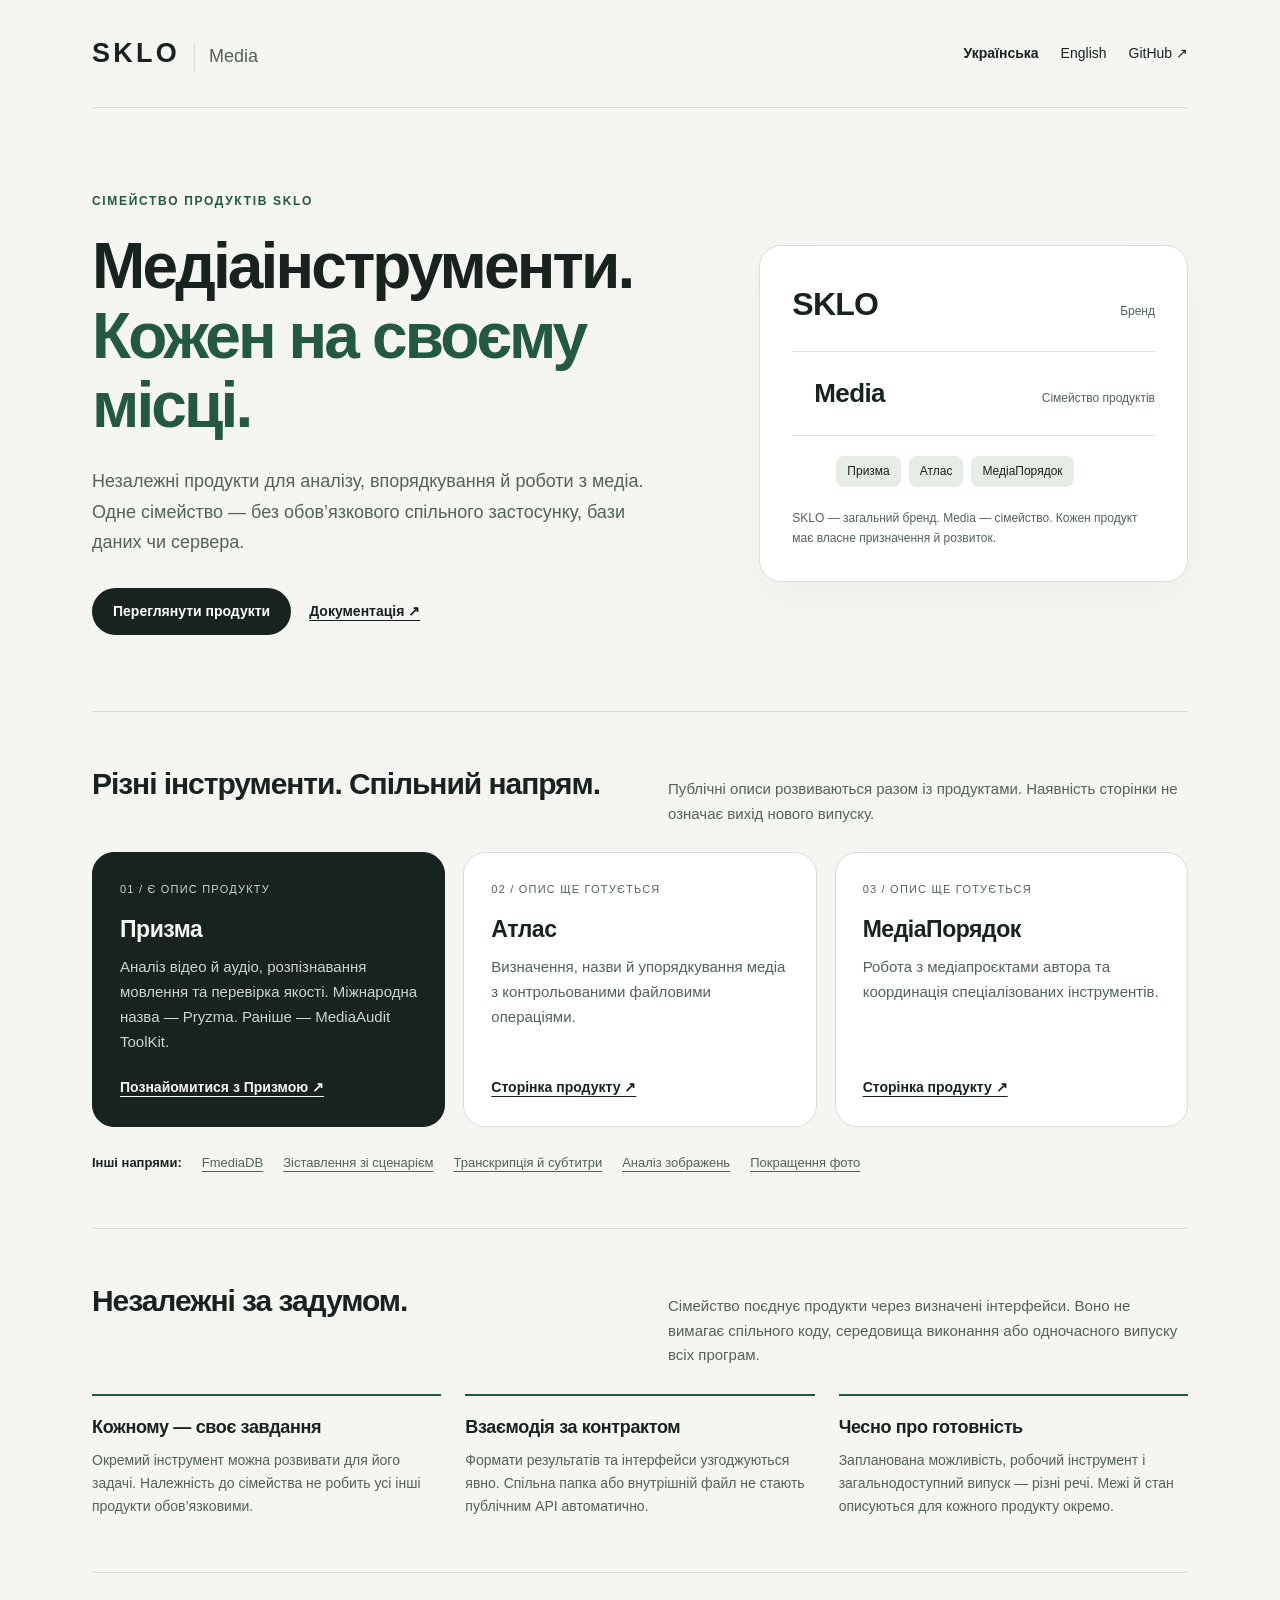
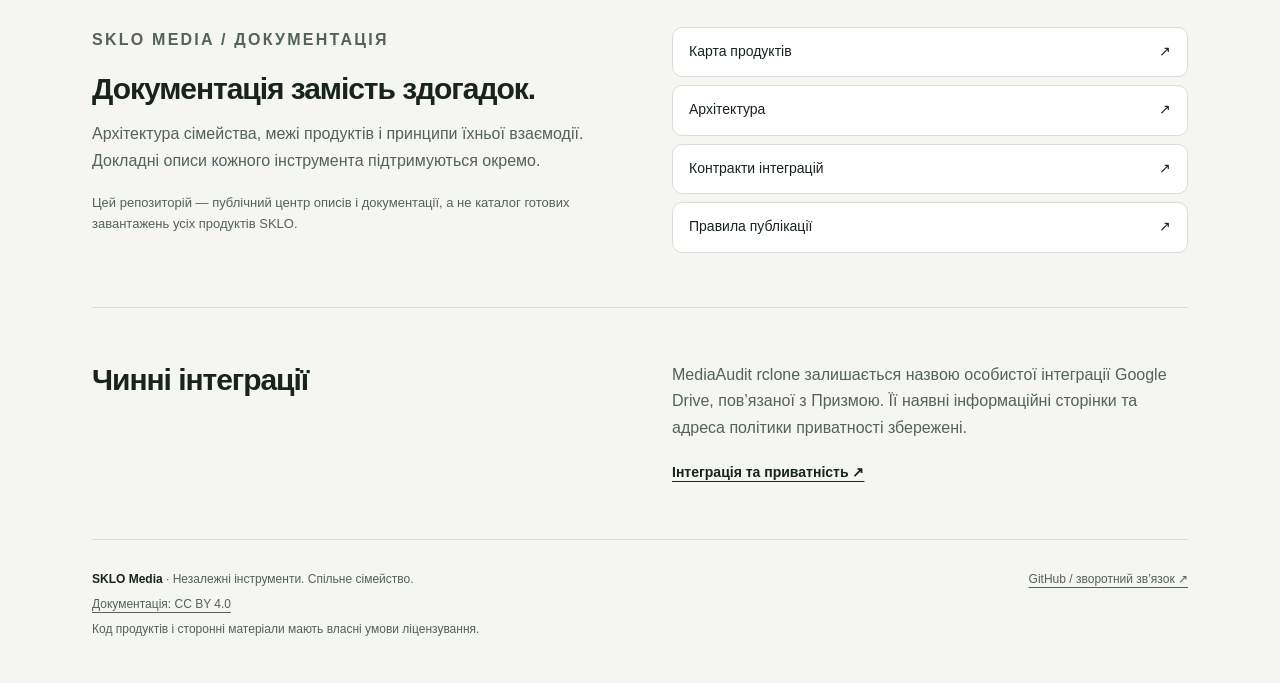
<file: index.html>
<!doctype html>
<html lang="uk">
<head><meta charset="utf-8"><meta name="viewport" content="width=device-width,initial-scale=1"><title>SKLO Media — сімейство медіаінструментів</title><meta name="description" content="Незалежні продукти для аналізу, впорядкування й роботи з медіа. Одне сімейство — без обов’язкового спільного застосунку, бази даних чи сервера."><meta name="theme-color" content="#f5f5f1"><link rel="stylesheet" href="./styles.css"><link rel="alternate" hreflang="uk" href="./index.html"><link rel="alternate" hreflang="en" href="./en.html"><meta property="og:title" content="SKLO Media"><meta property="og:description" content="Незалежні продукти для аналізу, впорядкування й роботи з медіа. Одне сімейство — без обов’язкового спільного застосунку, бази даних чи сервера."><meta property="og:type" content="website"></head>
<body><a class="skip" href="#main">Перейти до змісту</a><div class="wrap">
<header class="top"><a class="brand" href="./" aria-label="SKLO Media"><strong>SKLO</strong><span>Media</span></a><nav class="nav" aria-label="Мова сторінки"><a href="./index.html" lang="uk" hreflang="uk" aria-current="page">Українська</a><a href="./en.html" lang="en" hreflang="en">English</a><a href="https://github.com/sklo-dev/SKLO-Media">GitHub ↗</a></nav></header>
<main id="main"><section class="hero" aria-labelledby="title"><div><p class="eyebrow">Сімейство продуктів SKLO</p><h1 id="title">Медіаінструменти.<br><span>Кожен на своєму місці.</span></h1><p class="intro">Незалежні продукти для аналізу, впорядкування й роботи з медіа. Одне сімейство — без обов’язкового спільного застосунку, бази даних чи сервера.</p><div class="actions"><a class="button" href="#products">Переглянути продукти</a><a class="text-link" href="#documentation">Документація ↗</a></div></div><aside class="hierarchy" aria-label="SKLO → Media → Призма"><div class="level"><strong>SKLO</strong><small>Бренд</small></div><div class="level family"><strong>Media</strong><small>Сімейство продуктів</small></div><div class="products-line"><a class="chip" href="./mediaaudit/">Призма</a><a class="chip" href="https://github.com/sklo-dev/SKLO-Media/blob/main/docs/products/SKLO_ATLAS.md">Атлас</a><a class="chip" href="https://github.com/sklo-dev/SKLO-Media/blob/main/docs/products/MEDIAORDER.md">МедіаПорядок</a></div><p class="hierarchy-note">SKLO — загальний бренд. Media — сімейство. Кожен продукт має власне призначення й розвиток.</p></aside></section>
<section class="section" id="products" aria-labelledby="products-title"><div class="section-head"><h2 id="products-title">Різні інструменти. Спільний напрям.</h2><p>Публічні описи розвиваються разом із продуктами. Наявність сторінки не означає вихід нового випуску.</p></div><div class="cards"><article class="card featured"><span class="badge">01 / Є опис продукту</span><h3>Призма</h3><p>Аналіз відео й аудіо, розпізнавання мовлення та перевірка якості. Міжнародна назва — Pryzma. Раніше — MediaAudit ToolKit.</p><a class="text-link" href="./mediaaudit/">Познайомитися з Призмою ↗</a></article><article class="card"><span class="badge">02 / Опис ще готується</span><h3>Атлас</h3><p>Визначення, назви й упорядкування медіа з контрольованими файловими операціями.</p><a class="text-link" href="https://github.com/sklo-dev/SKLO-Media/blob/main/docs/products/SKLO_ATLAS.md">Сторінка продукту ↗</a></article><article class="card"><span class="badge">03 / Опис ще готується</span><h3>МедіаПорядок</h3><p>Робота з медіапроєктами автора та координація спеціалізованих інструментів.</p><a class="text-link" href="https://github.com/sklo-dev/SKLO-Media/blob/main/docs/products/MEDIAORDER.md">Сторінка продукту ↗</a></article></div><div class="catalogue"><strong>Інші напрями:</strong><a href="https://github.com/sklo-dev/SKLO-Media/blob/main/docs/products/SKLO_FMEDIADB.md">FmediaDB</a><a href="https://github.com/sklo-dev/SKLO-Media/blob/main/docs/products/SKLO_SCENARIO_MATCHING.md">Зіставлення зі сценарієм</a><a href="https://github.com/sklo-dev/SKLO-Media/blob/main/docs/products/SKLO_TRANSCRIPT_SUBTITLES.md">Транскрипція й субтитри</a><a href="https://github.com/sklo-dev/SKLO-Media/blob/main/docs/products/SKLO_IMAGE_ANALYSIS.md">Аналіз зображень</a><a href="https://github.com/sklo-dev/SKLO-Media/blob/main/docs/products/SKLO_PHOTO_ENHANCEMENT.md">Покращення фото</a></div></section>
<section class="section" aria-labelledby="principles-title"><div class="section-head"><h2 id="principles-title">Незалежні за задумом.</h2><p>Сімейство поєднує продукти через визначені інтерфейси. Воно не вимагає спільного коду, середовища виконання або одночасного випуску всіх програм.</p></div><div class="principles"><article class="principle"><h3>Кожному — своє завдання</h3><p>Окремий інструмент можна розвивати для його задачі. Належність до сімейства не робить усі інші продукти обов’язковими.</p></article><article class="principle"><h3>Взаємодія за контрактом</h3><p>Формати результатів та інтерфейси узгоджуються явно. Спільна папка або внутрішній файл не стають публічним API автоматично.</p></article><article class="principle"><h3>Чесно про готовність</h3><p>Запланована можливість, робочий інструмент і загальнодоступний випуск — різні речі. Межі й стан описуються для кожного продукту окремо.</p></article></div></section>
<section class="section split" id="documentation" aria-labelledby="docs-title"><div><p class="eyebrow">SKLO Media / Документація</p><h2 id="docs-title">Документація замість здогадок.</h2><p>Архітектура сімейства, межі продуктів і принципи їхньої взаємодії. Докладні описи кожного інструмента підтримуються окремо.</p><p class="small">Цей репозиторій — публічний центр описів і документації, а не каталог готових завантажень усіх продуктів SKLO.</p></div><nav class="doc-links" aria-label="Документація"><a href="https://github.com/sklo-dev/SKLO-Media/blob/main/docs/PRODUCTS.md"><span>Карта продуктів</span><span aria-hidden="true">↗</span></a><a href="https://github.com/sklo-dev/SKLO-Media/blob/main/docs/ARCHITECTURE.md"><span>Архітектура</span><span aria-hidden="true">↗</span></a><a href="https://github.com/sklo-dev/SKLO-Media/blob/main/docs/INTEGRATION_CONTRACTS.md"><span>Контракти інтеграцій</span><span aria-hidden="true">↗</span></a><a href="https://github.com/sklo-dev/SKLO-Media/blob/main/docs/PUBLICATION_POLICY.md"><span>Правила публікації</span><span aria-hidden="true">↗</span></a></nav></section>
<section class="section split" aria-labelledby="integration-title"><h2 id="integration-title">Чинні інтеграції</h2><div><p>MediaAudit rclone залишається назвою особистої інтеграції Google Drive, пов’язаної з Призмою. Її наявні інформаційні сторінки та адреса політики приватності збережені.</p><a class="text-link" href="./mediaaudit/privacy.html">Інтеграція та приватність ↗</a></div></section></main>
<footer class="footer"><div><p><strong>SKLO Media</strong> · Незалежні інструменти. Спільне сімейство.</p><p><a href="https://github.com/sklo-dev/SKLO-Media/blob/main/LICENSE-DOCS.md">Документація: CC BY 4.0</a></p><p>Код продуктів і сторонні матеріали мають власні умови ліцензування.</p></div><a href="https://github.com/sklo-dev/SKLO-Media/issues">GitHub / зворотний зв’язок ↗</a></footer></div></body></html>
</file>
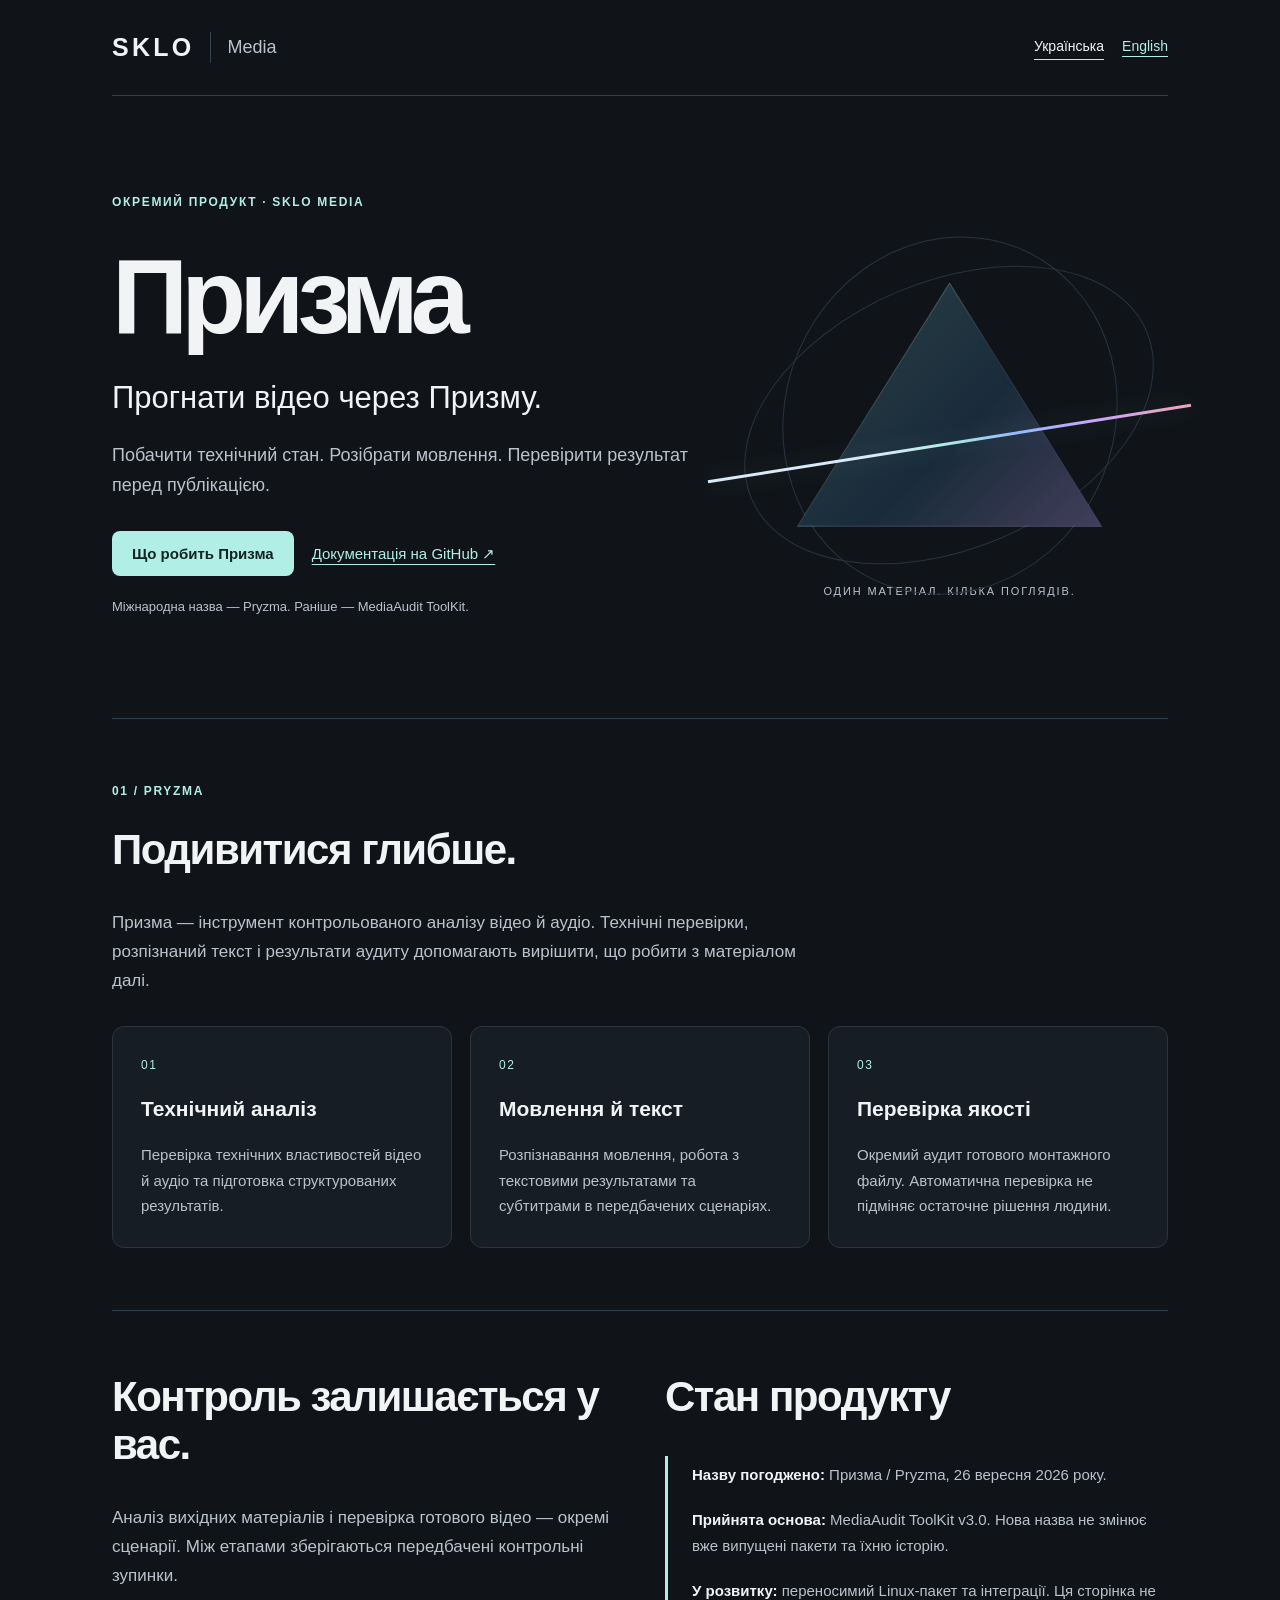
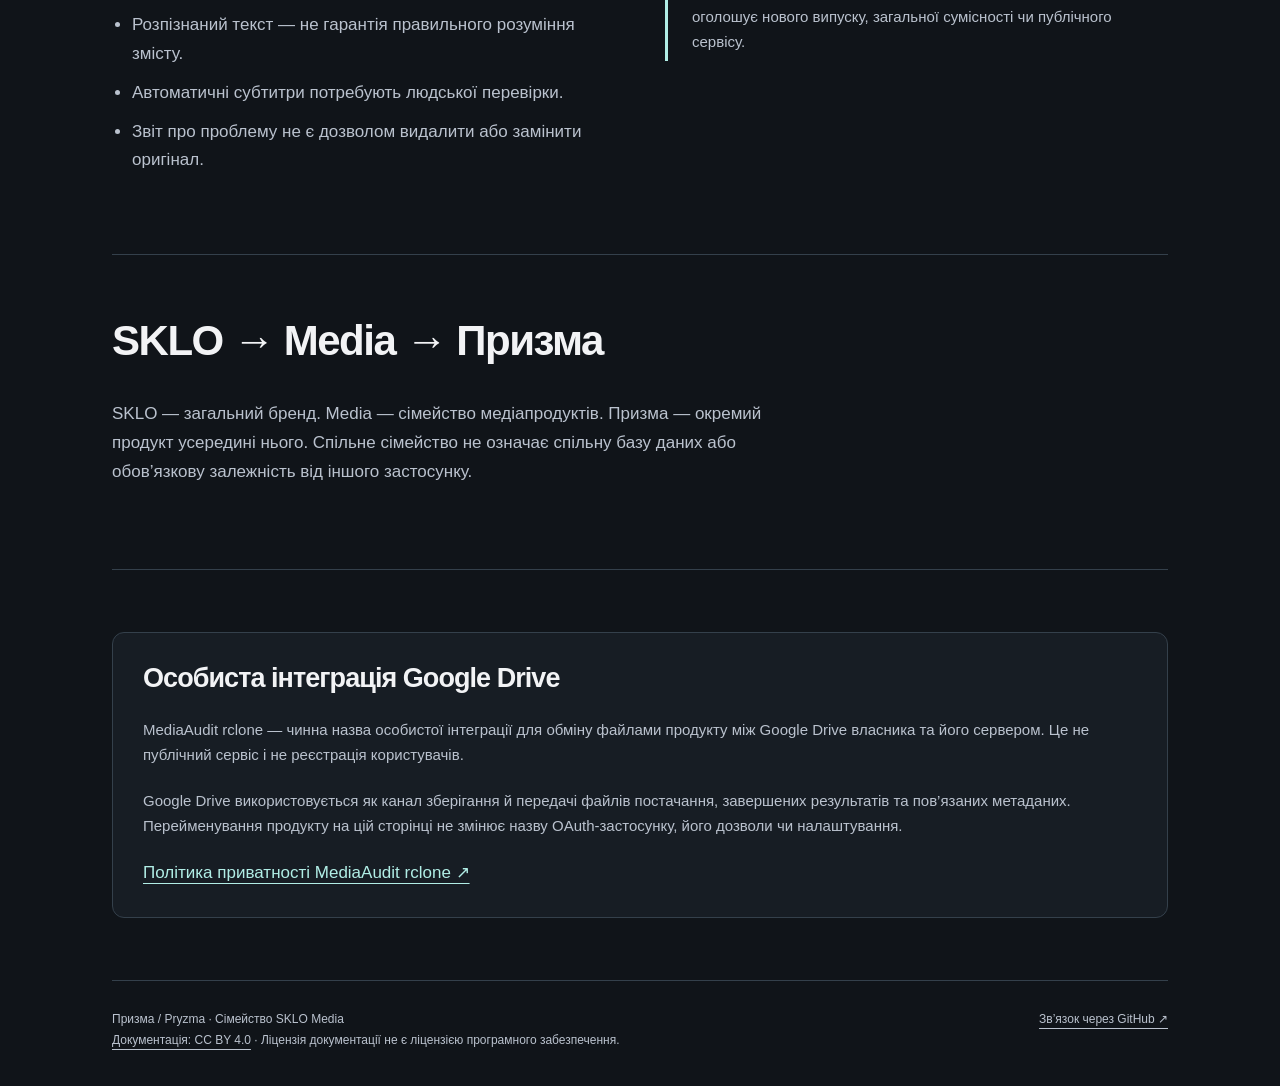
<file: mediaaudit/index.html>
<!doctype html>
<html lang="uk">
<head>
<meta charset="utf-8">
<meta name="viewport" content="width=device-width, initial-scale=1">
<meta name="description" content="Призма (Pryzma) — продукт SKLO Media для технічного аналізу й перевірки якості відео та аудіо. Раніше — MediaAudit ToolKit.">
<meta name="theme-color" content="#101419">
<title>Призма — аналіз відео та аудіо · SKLO Media</title>
<link rel="stylesheet" href="./pryzma.css">
<link rel="alternate" hreflang="uk" href="./index.html">
<link rel="alternate" hreflang="en" href="./en.html">
</head>
<body>
<a class="skip" href="#main">Перейти до змісту</a>
<div class="wrap">
<header class="top"><a class="brand" href="../" aria-label="SKLO Media"><strong>SKLO</strong><span>Media</span></a><nav class="langs" aria-label="Мова сторінки"><a href="./index.html" lang="uk" hreflang="uk" aria-current="page">Українська</a><a href="./en.html" lang="en" hreflang="en">English</a></nav></header>
<main id="main">
<section class="hero" aria-labelledby="product-name">
<div><p class="eyebrow">Окремий продукт · SKLO Media</p><h1 id="product-name">Призма</h1><p class="tagline">Прогнати відео через Призму.</p><p class="lede">Побачити технічний стан. Розібрати мовлення. Перевірити результат перед публікацією.</p><div class="actions"><a class="button" href="#capabilities">Що робить Призма</a><a class="secondary" href="https://github.com/sklo-dev/SKLO-Media/blob/main/docs/products/MEDIAAUDIT.md">Документація на GitHub ↗</a></div><p class="note">Міжнародна назва — Pryzma. Раніше — MediaAudit ToolKit.</p></div>
<div class="visual" aria-hidden="true"><div class="prism"></div><div class="beam"></div><span class="visual-label">Один матеріал. Кілька поглядів.</span></div>
</section>
<section class="section" id="capabilities" aria-labelledby="capabilities-title"><p class="eyebrow">01 / PRYZMA</p><h2 id="capabilities-title">Подивитися глибше.</h2><p class="section-intro">Призма — інструмент контрольованого аналізу відео й аудіо. Технічні перевірки, розпізнаний текст і результати аудиту допомагають вирішити, що робити з матеріалом далі.</p><div class="grid"><article class="card"><span class="number">01</span><h3>Технічний аналіз</h3><p>Перевірка технічних властивостей відео й аудіо та підготовка структурованих результатів.</p></article>
<article class="card"><span class="number">02</span><h3>Мовлення й текст</h3><p>Розпізнавання мовлення, робота з текстовими результатами та субтитрами в передбачених сценаріях.</p></article>
<article class="card"><span class="number">03</span><h3>Перевірка якості</h3><p>Окремий аудит готового монтажного файлу. Автоматична перевірка не підміняє остаточне рішення людини.</p></article></div></section>
<section class="section split"><div><h2>Контроль залишається у вас.</h2><p>Аналіз вихідних матеріалів і перевірка готового відео — окремі сценарії. Між етапами зберігаються передбачені контрольні зупинки.</p><ul class="list"><li>Розпізнаний текст — не гарантія правильного розуміння змісту.</li><li>Автоматичні субтитри потребують людської перевірки.</li><li>Звіт про проблему не є дозволом видалити або замінити оригінал.</li></ul></div><div><h2>Стан продукту</h2><div class="status"><p><strong>Назву погоджено:</strong> Призма / Pryzma, 26 вересня 2026 року.</p><p><strong>Прийнята основа:</strong> MediaAudit ToolKit v3.0. Нова назва не змінює вже випущені пакети та їхню історію.</p><p><strong>У розвитку:</strong> переносимий Linux-пакет та інтеграції. Ця сторінка не оголошує нового випуску, загальної сумісності чи публічного сервісу.</p></div></div></section>
<section class="section"><h2>SKLO → Media → Призма</h2><p class="section-intro">SKLO — загальний бренд. Media — сімейство медіапродуктів. Призма — окремий продукт усередині нього. Спільне сімейство не означає спільну базу даних або обов’язкову залежність від іншого застосунку.</p></section>
<section class="section" id="integration"><div class="integration"><h2>Особиста інтеграція Google Drive</h2><p>MediaAudit rclone — чинна назва особистої інтеграції для обміну файлами продукту між Google Drive власника та його сервером. Це не публічний сервіс і не реєстрація користувачів.</p><p>Google Drive використовується як канал зберігання й передачі файлів постачання, завершених результатів та пов’язаних метаданих. Перейменування продукту на цій сторінці не змінює назву OAuth-застосунку, його дозволи чи налаштування.</p><a href="./privacy.html">Політика приватності MediaAudit rclone ↗</a></div></section>
</main>
<footer class="footer"><div><p>Призма / Pryzma · Сімейство SKLO Media</p><p><a href="https://github.com/sklo-dev/SKLO-Media/blob/main/LICENSE-DOCS.md">Документація: CC BY 4.0</a> · Ліцензія документації не є ліцензією програмного забезпечення.</p></div><a href="https://github.com/sklo-dev/SKLO-Media/issues">Зв’язок через GitHub ↗</a></footer>
</div>
</body>
</html>
</file>
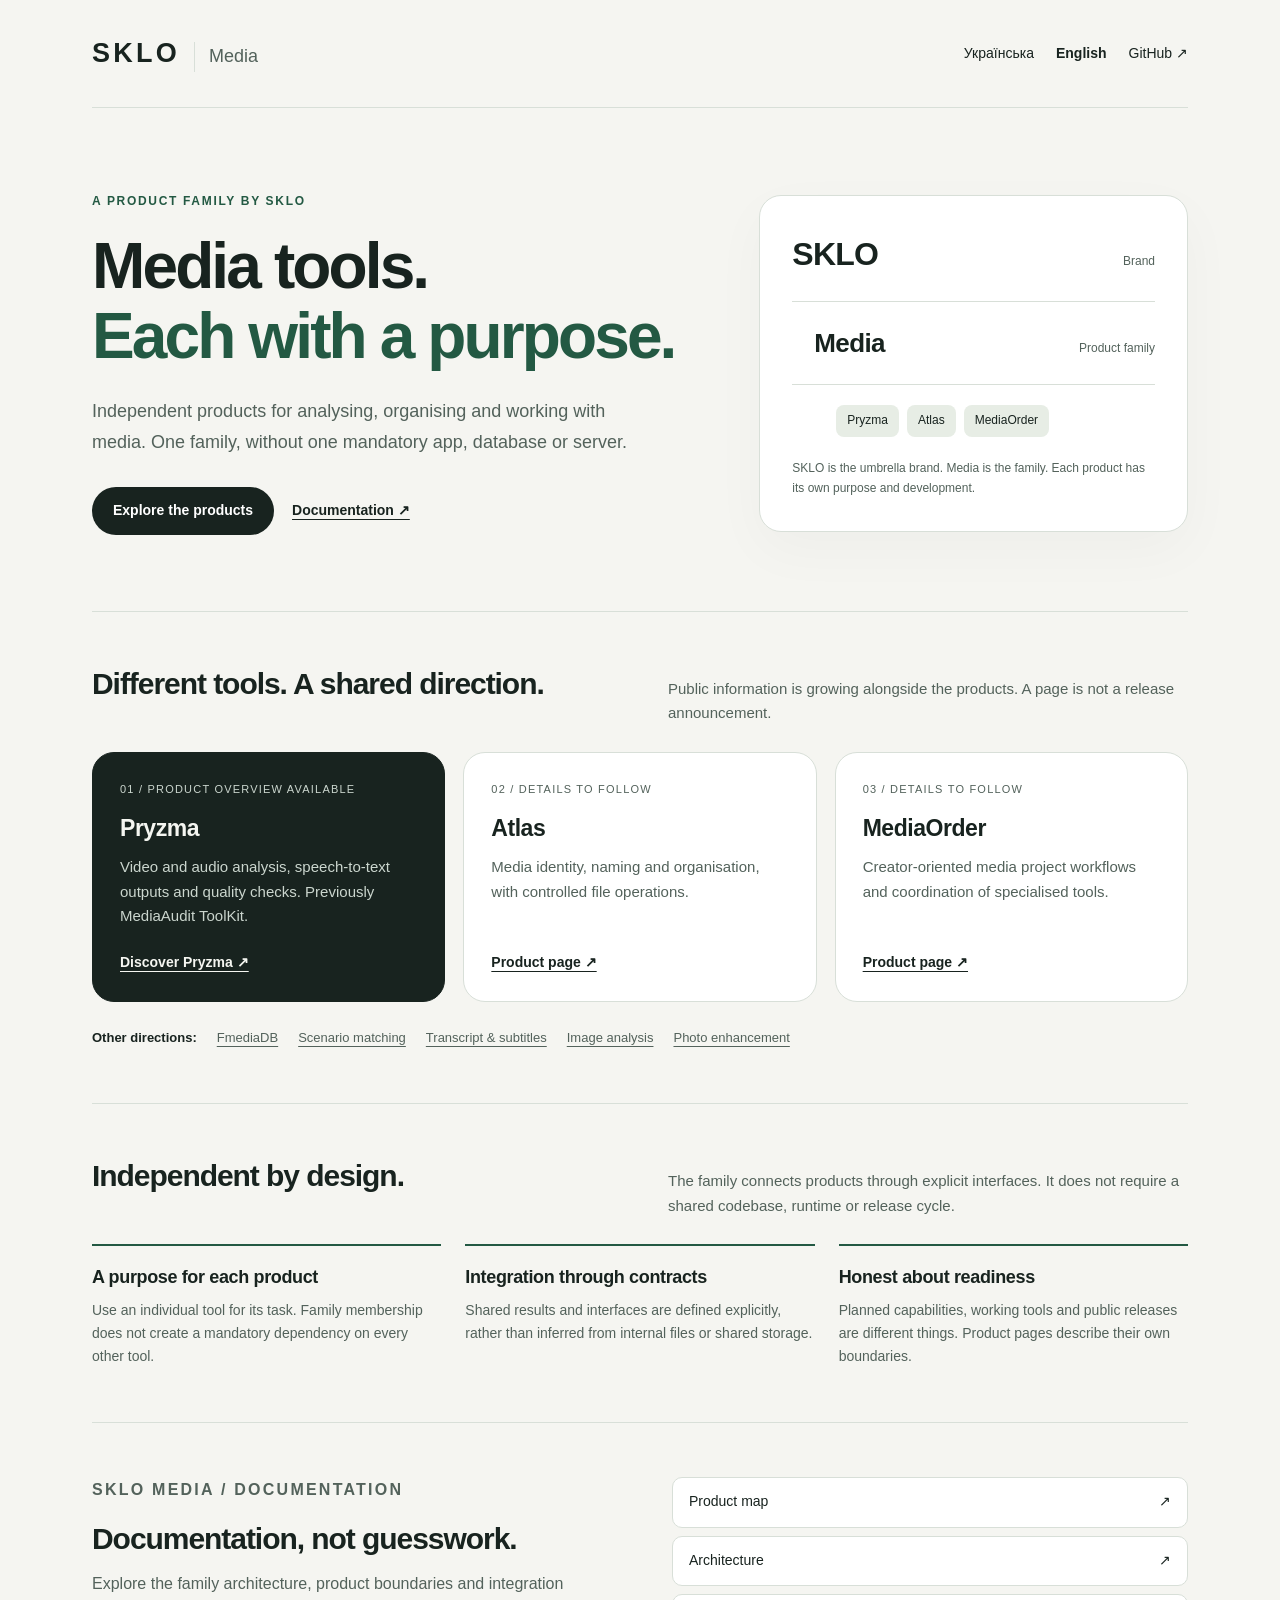
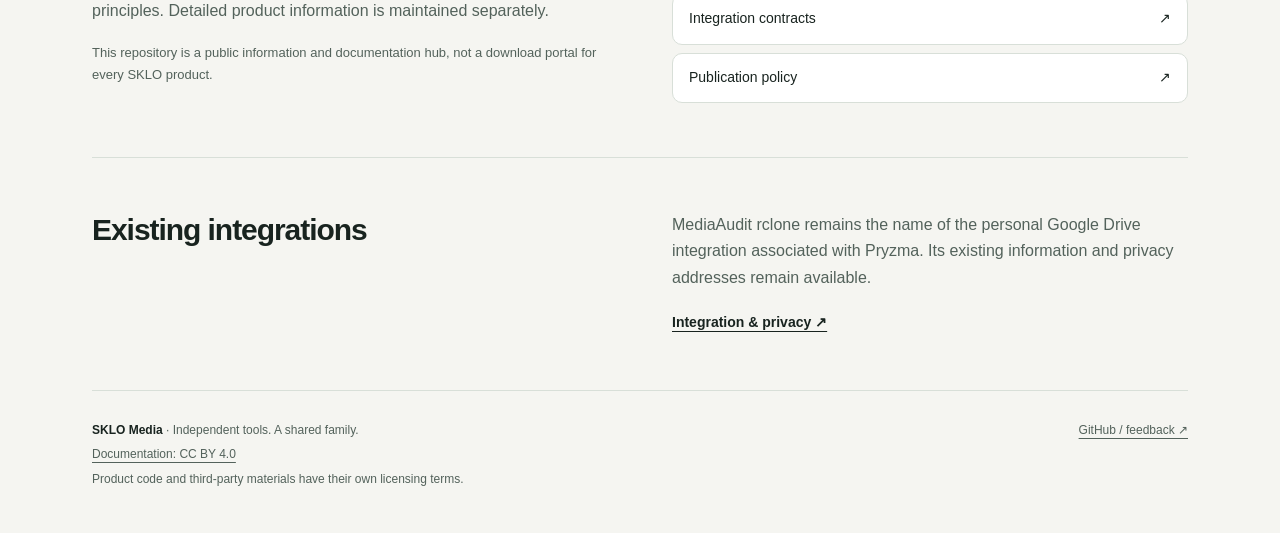
<file: en.html>
<!doctype html>
<html lang="en">
<head><meta charset="utf-8"><meta name="viewport" content="width=device-width,initial-scale=1"><title>SKLO Media — independent media tools</title><meta name="description" content="Independent products for analysing, organising and working with media. One family, without one mandatory app, database or server."><meta name="theme-color" content="#f5f5f1"><link rel="stylesheet" href="./styles.css"><link rel="alternate" hreflang="uk" href="./index.html"><link rel="alternate" hreflang="en" href="./en.html"><meta property="og:title" content="SKLO Media"><meta property="og:description" content="Independent products for analysing, organising and working with media. One family, without one mandatory app, database or server."><meta property="og:type" content="website"></head>
<body><a class="skip" href="#main">Skip to content</a><div class="wrap">
<header class="top"><a class="brand" href="./en.html" aria-label="SKLO Media"><strong>SKLO</strong><span>Media</span></a><nav class="nav" aria-label="Page language"><a href="./index.html" lang="uk" hreflang="uk">Українська</a><a href="./en.html" lang="en" hreflang="en" aria-current="page">English</a><a href="https://github.com/djbvs72rmk-jpg/SKLO-Media">GitHub ↗</a></nav></header>
<main id="main"><section class="hero" aria-labelledby="title"><div><p class="eyebrow">A product family by SKLO</p><h1 id="title">Media tools.<br><span>Each with a purpose.</span></h1><p class="intro">Independent products for analysing, organising and working with media. One family, without one mandatory app, database or server.</p><div class="actions"><a class="button" href="#products">Explore the products</a><a class="text-link" href="#documentation">Documentation ↗</a></div></div><aside class="hierarchy" aria-label="SKLO → Media → Pryzma"><div class="level"><strong>SKLO</strong><small>Brand</small></div><div class="level family"><strong>Media</strong><small>Product family</small></div><div class="products-line"><a class="chip" href="./mediaaudit/en.html">Pryzma</a><a class="chip" href="https://github.com/djbvs72rmk-jpg/SKLO-Media/blob/main/docs/products/SKLO_ATLAS.md">Atlas</a><a class="chip" href="https://github.com/djbvs72rmk-jpg/SKLO-Media/blob/main/docs/products/MEDIAORDER.md">MediaOrder</a></div><p class="hierarchy-note">SKLO is the umbrella brand. Media is the family. Each product has its own purpose and development.</p></aside></section>
<section class="section" id="products" aria-labelledby="products-title"><div class="section-head"><h2 id="products-title">Different tools. A shared direction.</h2><p>Public information is growing alongside the products. A page is not a release announcement.</p></div><div class="cards"><article class="card featured"><span class="badge">01 / Product overview available</span><h3>Pryzma</h3><p>Video and audio analysis, speech-to-text outputs and quality checks. Previously MediaAudit ToolKit.</p><a class="text-link" href="./mediaaudit/en.html">Discover Pryzma ↗</a></article><article class="card"><span class="badge">02 / Details to follow</span><h3>Atlas</h3><p>Media identity, naming and organisation, with controlled file operations.</p><a class="text-link" href="https://github.com/djbvs72rmk-jpg/SKLO-Media/blob/main/docs/products/SKLO_ATLAS.md">Product page ↗</a></article><article class="card"><span class="badge">03 / Details to follow</span><h3>MediaOrder</h3><p>Creator-oriented media project workflows and coordination of specialised tools.</p><a class="text-link" href="https://github.com/djbvs72rmk-jpg/SKLO-Media/blob/main/docs/products/MEDIAORDER.md">Product page ↗</a></article></div><div class="catalogue"><strong>Other directions:</strong><a href="https://github.com/djbvs72rmk-jpg/SKLO-Media/blob/main/docs/products/SKLO_FMEDIADB.md">FmediaDB</a><a href="https://github.com/djbvs72rmk-jpg/SKLO-Media/blob/main/docs/products/SKLO_SCENARIO_MATCHING.md">Scenario matching</a><a href="https://github.com/djbvs72rmk-jpg/SKLO-Media/blob/main/docs/products/SKLO_TRANSCRIPT_SUBTITLES.md">Transcript & subtitles</a><a href="https://github.com/djbvs72rmk-jpg/SKLO-Media/blob/main/docs/products/SKLO_IMAGE_ANALYSIS.md">Image analysis</a><a href="https://github.com/djbvs72rmk-jpg/SKLO-Media/blob/main/docs/products/SKLO_PHOTO_ENHANCEMENT.md">Photo enhancement</a></div></section>
<section class="section" aria-labelledby="principles-title"><div class="section-head"><h2 id="principles-title">Independent by design.</h2><p>The family connects products through explicit interfaces. It does not require a shared codebase, runtime or release cycle.</p></div><div class="principles"><article class="principle"><h3>A purpose for each product</h3><p>Use an individual tool for its task. Family membership does not create a mandatory dependency on every other tool.</p></article><article class="principle"><h3>Integration through contracts</h3><p>Shared results and interfaces are defined explicitly, rather than inferred from internal files or shared storage.</p></article><article class="principle"><h3>Honest about readiness</h3><p>Planned capabilities, working tools and public releases are different things. Product pages describe their own boundaries.</p></article></div></section>
<section class="section split" id="documentation" aria-labelledby="docs-title"><div><p class="eyebrow">SKLO Media / Documentation</p><h2 id="docs-title">Documentation, not guesswork.</h2><p>Explore the family architecture, product boundaries and integration principles. Detailed product information is maintained separately.</p><p class="small">This repository is a public information and documentation hub, not a download portal for every SKLO product.</p></div><nav class="doc-links" aria-label="Documentation"><a href="https://github.com/djbvs72rmk-jpg/SKLO-Media/blob/main/docs/PRODUCTS.md"><span>Product map</span><span aria-hidden="true">↗</span></a><a href="https://github.com/djbvs72rmk-jpg/SKLO-Media/blob/main/docs/ARCHITECTURE.md"><span>Architecture</span><span aria-hidden="true">↗</span></a><a href="https://github.com/djbvs72rmk-jpg/SKLO-Media/blob/main/docs/INTEGRATION_CONTRACTS.md"><span>Integration contracts</span><span aria-hidden="true">↗</span></a><a href="https://github.com/djbvs72rmk-jpg/SKLO-Media/blob/main/docs/PUBLICATION_POLICY.md"><span>Publication policy</span><span aria-hidden="true">↗</span></a></nav></section>
<section class="section split" aria-labelledby="integration-title"><h2 id="integration-title">Existing integrations</h2><div><p>MediaAudit rclone remains the name of the personal Google Drive integration associated with Pryzma. Its existing information and privacy addresses remain available.</p><a class="text-link" href="./mediaaudit/privacy.html">Integration & privacy ↗</a></div></section></main>
<footer class="footer"><div><p><strong>SKLO Media</strong> · Independent tools. A shared family.</p><p><a href="https://github.com/djbvs72rmk-jpg/SKLO-Media/blob/main/LICENSE-DOCS.md">Documentation: CC BY 4.0</a></p><p>Product code and third-party materials have their own licensing terms.</p></div><a href="https://github.com/djbvs72rmk-jpg/SKLO-Media/issues">GitHub / feedback ↗</a></footer></div></body></html>
</file>
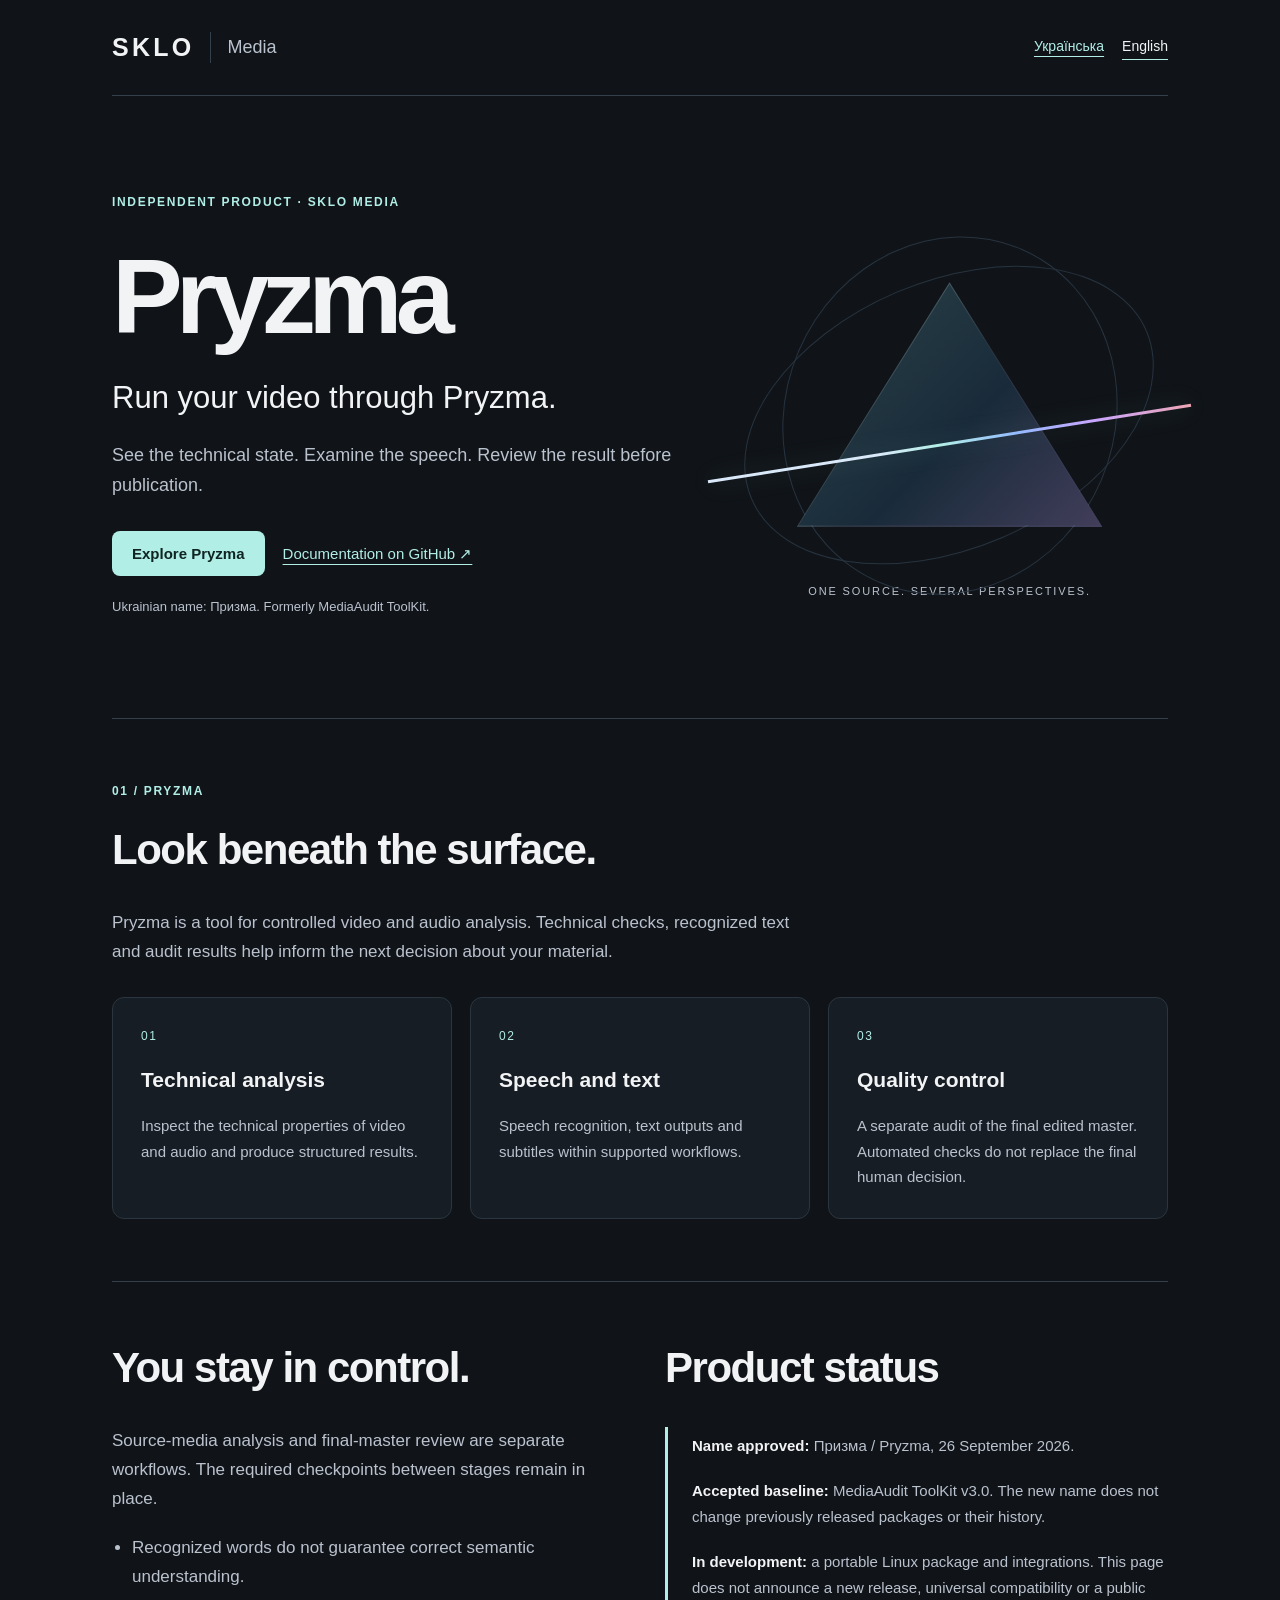
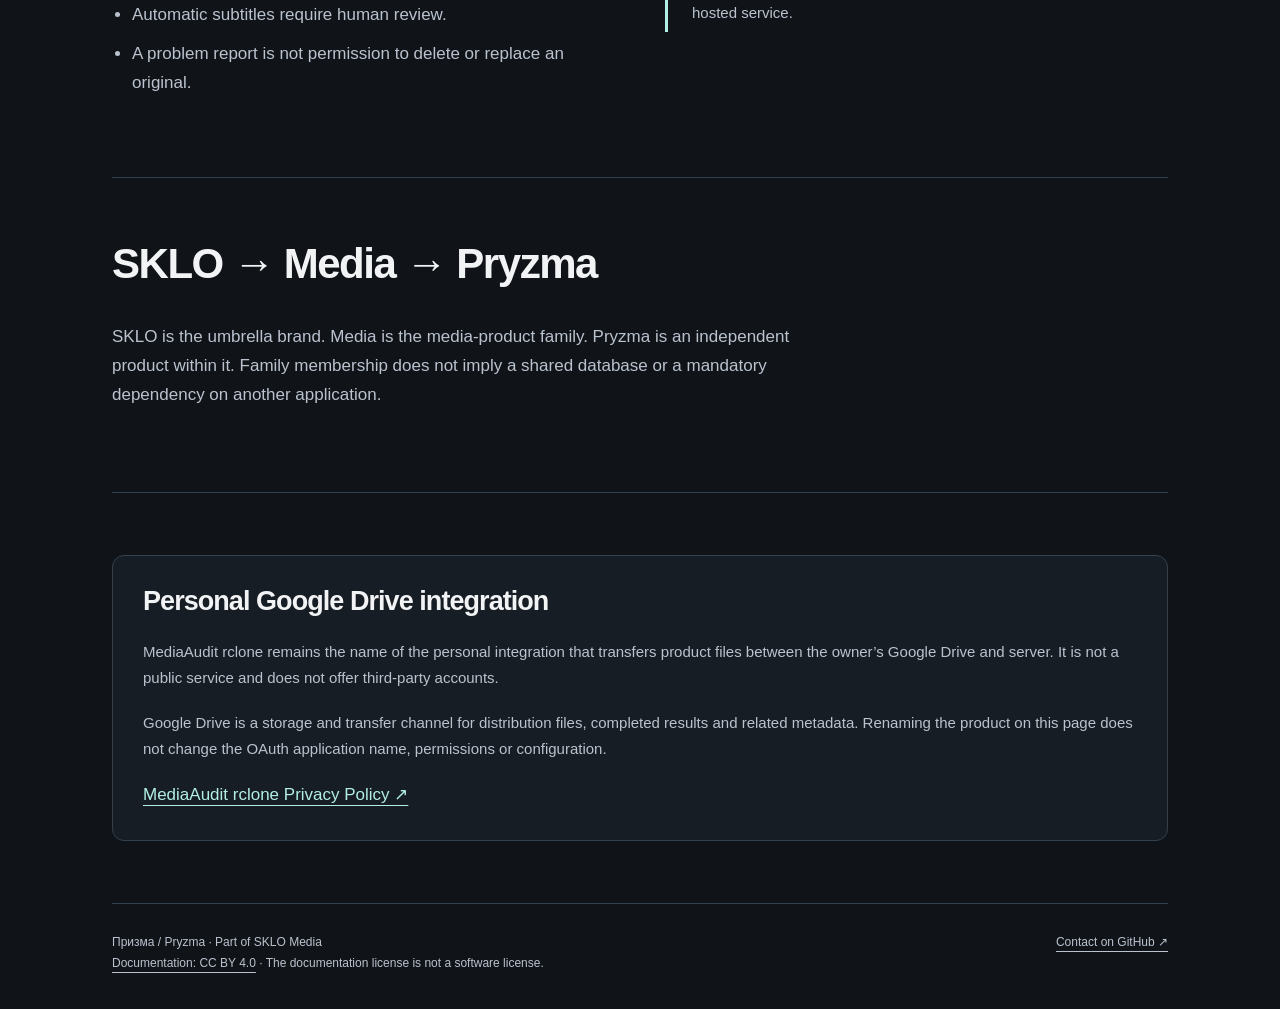
<file: mediaaudit/en.html>
<!doctype html>
<html lang="en">
<head>
<meta charset="utf-8">
<meta name="viewport" content="width=device-width, initial-scale=1">
<meta name="description" content="Pryzma (Призма) is a SKLO Media product for technical analysis and quality control of video and audio. Formerly MediaAudit ToolKit.">
<meta name="theme-color" content="#101419">
<title>Pryzma — video and audio analysis · SKLO Media</title>
<link rel="stylesheet" href="./pryzma.css">
<link rel="alternate" hreflang="uk" href="./index.html">
<link rel="alternate" hreflang="en" href="./en.html">
</head>
<body>
<a class="skip" href="#main">Skip to content</a>
<div class="wrap">
<header class="top"><a class="brand" href="../" aria-label="SKLO Media"><strong>SKLO</strong><span>Media</span></a><nav class="langs" aria-label="Page language"><a href="./index.html" lang="uk" hreflang="uk">Українська</a><a href="./en.html" lang="en" hreflang="en" aria-current="page">English</a></nav></header>
<main id="main">
<section class="hero" aria-labelledby="product-name">
<div><p class="eyebrow">Independent product · SKLO Media</p><h1 id="product-name">Pryzma</h1><p class="tagline">Run your video through Pryzma.</p><p class="lede">See the technical state. Examine the speech. Review the result before publication.</p><div class="actions"><a class="button" href="#capabilities">Explore Pryzma</a><a class="secondary" href="https://github.com/sklo-dev/SKLO-Media/blob/main/docs/products/MEDIAAUDIT.md">Documentation on GitHub ↗</a></div><p class="note">Ukrainian name: Призма. Formerly MediaAudit ToolKit.</p></div>
<div class="visual" aria-hidden="true"><div class="prism"></div><div class="beam"></div><span class="visual-label">One source. Several perspectives.</span></div>
</section>
<section class="section" id="capabilities" aria-labelledby="capabilities-title"><p class="eyebrow">01 / PRYZMA</p><h2 id="capabilities-title">Look beneath the surface.</h2><p class="section-intro">Pryzma is a tool for controlled video and audio analysis. Technical checks, recognized text and audit results help inform the next decision about your material.</p><div class="grid"><article class="card"><span class="number">01</span><h3>Technical analysis</h3><p>Inspect the technical properties of video and audio and produce structured results.</p></article>
<article class="card"><span class="number">02</span><h3>Speech and text</h3><p>Speech recognition, text outputs and subtitles within supported workflows.</p></article>
<article class="card"><span class="number">03</span><h3>Quality control</h3><p>A separate audit of the final edited master. Automated checks do not replace the final human decision.</p></article></div></section>
<section class="section split"><div><h2>You stay in control.</h2><p>Source-media analysis and final-master review are separate workflows. The required checkpoints between stages remain in place.</p><ul class="list"><li>Recognized words do not guarantee correct semantic understanding.</li><li>Automatic subtitles require human review.</li><li>A problem report is not permission to delete or replace an original.</li></ul></div><div><h2>Product status</h2><div class="status"><p><strong>Name approved:</strong> Призма / Pryzma, 26 September 2026.</p><p><strong>Accepted baseline:</strong> MediaAudit ToolKit v3.0. The new name does not change previously released packages or their history.</p><p><strong>In development:</strong> a portable Linux package and integrations. This page does not announce a new release, universal compatibility or a public hosted service.</p></div></div></section>
<section class="section"><h2>SKLO → Media → Pryzma</h2><p class="section-intro">SKLO is the umbrella brand. Media is the media-product family. Pryzma is an independent product within it. Family membership does not imply a shared database or a mandatory dependency on another application.</p></section>
<section class="section" id="integration"><div class="integration"><h2>Personal Google Drive integration</h2><p>MediaAudit rclone remains the name of the personal integration that transfers product files between the owner’s Google Drive and server. It is not a public service and does not offer third-party accounts.</p><p>Google Drive is a storage and transfer channel for distribution files, completed results and related metadata. Renaming the product on this page does not change the OAuth application name, permissions or configuration.</p><a href="./privacy.html">MediaAudit rclone Privacy Policy ↗</a></div></section>
</main>
<footer class="footer"><div><p>Призма / Pryzma · Part of SKLO Media</p><p><a href="https://github.com/sklo-dev/SKLO-Media/blob/main/LICENSE-DOCS.md">Documentation: CC BY 4.0</a> · The documentation license is not a software license.</p></div><a href="https://github.com/sklo-dev/SKLO-Media/issues">Contact on GitHub ↗</a></footer>
</div>
</body>
</html>
</file>
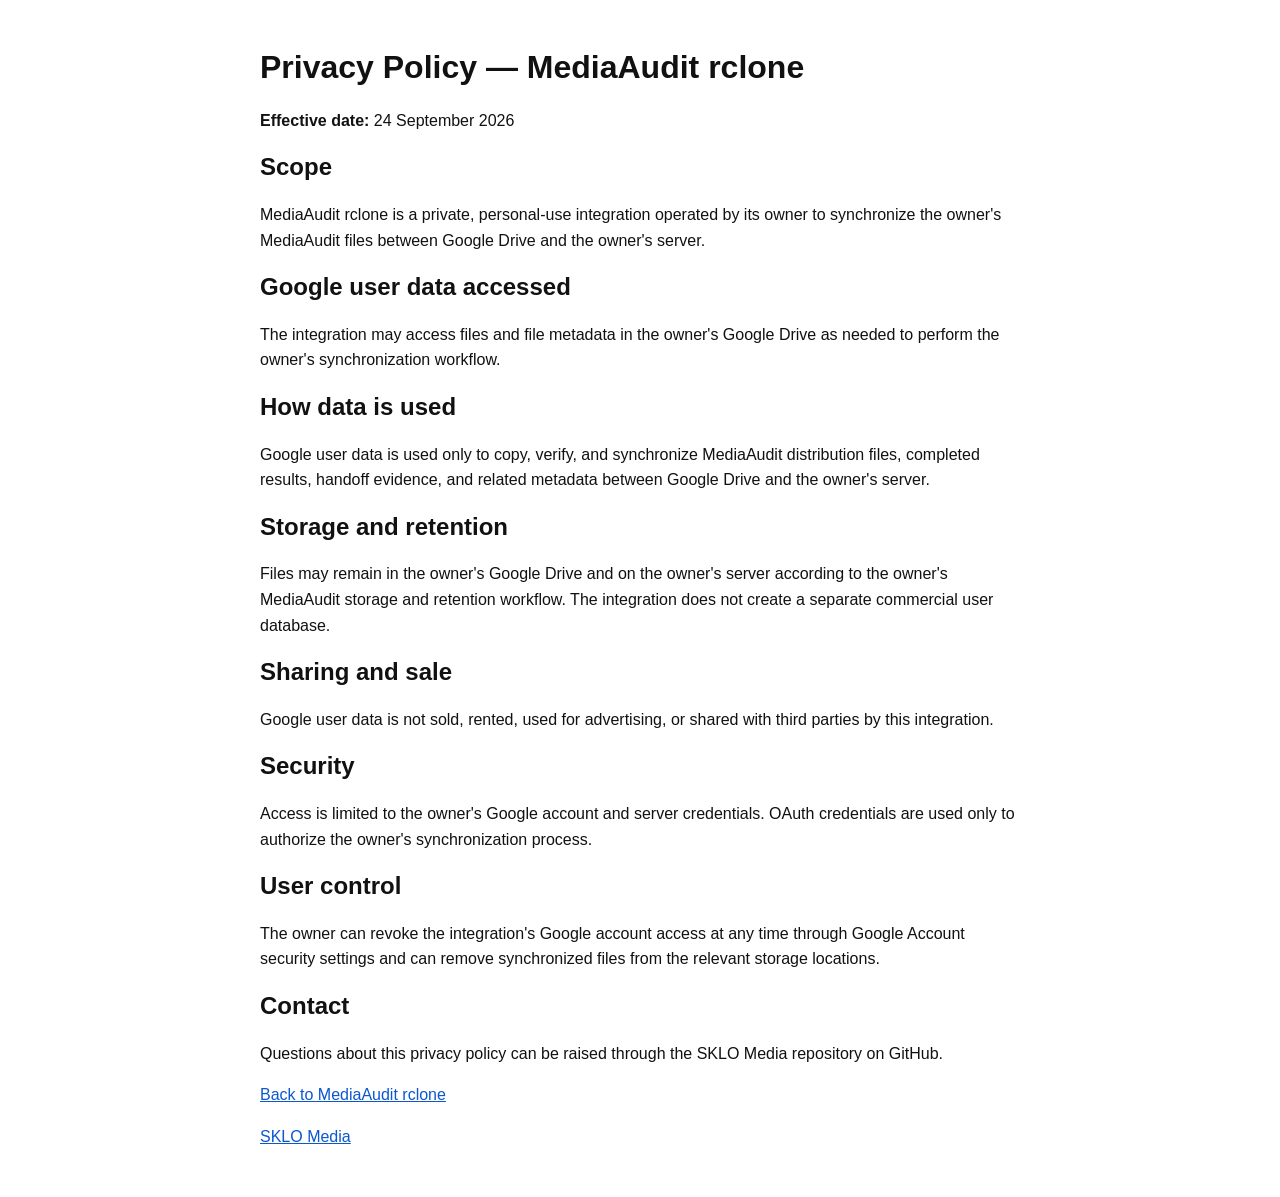
<file: mediaaudit/privacy.html>
<!doctype html>
<html lang="en">
<head>
  <meta charset="utf-8">
  <meta name="viewport" content="width=device-width, initial-scale=1">
  <title>MediaAudit rclone — Privacy Policy</title>
  <meta name="description" content="Privacy policy for the personal MediaAudit rclone integration.">
  <style>
    body{font-family:-apple-system,BlinkMacSystemFont,"Segoe UI",sans-serif;max-width:760px;margin:48px auto;padding:0 20px;line-height:1.6;color:#111}
    h1,h2{line-height:1.2} a{color:#0b57d0}
  </style>
</head>
<body>
  <h1>Privacy Policy — MediaAudit rclone</h1>
  <p><strong>Effective date:</strong> 24 September 2026</p>

  <h2>Scope</h2>
  <p>MediaAudit rclone is a private, personal-use integration operated by its owner to synchronize the owner's MediaAudit files between Google Drive and the owner's server.</p>

  <h2>Google user data accessed</h2>
  <p>The integration may access files and file metadata in the owner's Google Drive as needed to perform the owner's synchronization workflow.</p>

  <h2>How data is used</h2>
  <p>Google user data is used only to copy, verify, and synchronize MediaAudit distribution files, completed results, handoff evidence, and related metadata between Google Drive and the owner's server.</p>

  <h2>Storage and retention</h2>
  <p>Files may remain in the owner's Google Drive and on the owner's server according to the owner's MediaAudit storage and retention workflow. The integration does not create a separate commercial user database.</p>

  <h2>Sharing and sale</h2>
  <p>Google user data is not sold, rented, used for advertising, or shared with third parties by this integration.</p>

  <h2>Security</h2>
  <p>Access is limited to the owner's Google account and server credentials. OAuth credentials are used only to authorize the owner's synchronization process.</p>

  <h2>User control</h2>
  <p>The owner can revoke the integration's Google account access at any time through Google Account security settings and can remove synchronized files from the relevant storage locations.</p>

  <h2>Contact</h2>
  <p>Questions about this privacy policy can be raised through the SKLO Media repository on GitHub.</p>

  <p><a href="./">Back to MediaAudit rclone</a></p>
  <p><a href="../">SKLO Media</a></p>
</body>
</html>
</file>
<file: styles.css>
/* SKLO Media — shared public landing styles */
:root{color-scheme:light;--paper:#f5f5f1;--surface:#fff;--ink:#18231f;--muted:#53625b;--line:#d8dfd8;--accent:#235943;--soft:#e7ede5;--radius:22px}
*{box-sizing:border-box}html{scroll-behavior:smooth}body{margin:0;background:var(--paper);color:var(--ink);font-family:ui-sans-serif,-apple-system,BlinkMacSystemFont,"Segoe UI",sans-serif;line-height:1.65;-webkit-font-smoothing:antialiased}a{color:inherit;text-underline-offset:4px}a:hover{color:var(--accent)}a:focus-visible{outline:3px solid #b2752a;outline-offset:5px;border-radius:4px}.wrap{max-width:1160px;margin:auto;padding:0 32px}.skip{position:absolute;top:-100px;left:20px;padding:12px 18px;background:#fff;z-index:10}.skip:focus{top:16px}.top{min-height:108px;display:flex;align-items:center;justify-content:space-between;gap:24px;border-bottom:1px solid var(--line)}.brand{text-decoration:none;display:flex;align-items:baseline;gap:14px}.brand strong{font-size:27px;letter-spacing:.12em}.brand span{font-size:18px;color:var(--muted);border-left:1px solid var(--line);padding-left:14px}.nav{display:flex;gap:22px;align-items:center;font-size:14px}.nav a{text-decoration:none}.nav [aria-current=page]{font-weight:700}.hero{display:grid;grid-template-columns:1.25fr .9fr;gap:72px;align-items:center;padding:84px 0 76px}.eyebrow{font-size:12px;letter-spacing:.14em;text-transform:uppercase;font-weight:650;color:var(--accent);margin:0 0 20px}h1{font-size:clamp(40px,5vw,66px);line-height:1.09;letter-spacing:-.045em;font-weight:650;margin:0 0 25px}h1 span{color:var(--accent)}.intro{font-size:18px;line-height:1.7;color:var(--muted);max-width:570px;margin:0 0 30px}.actions{display:flex;align-items:center;flex-wrap:wrap;gap:18px}.button{display:inline-flex;align-items:center;justify-content:center;padding:12px 21px;border-radius:100px;background:var(--ink);color:#fff;text-decoration:none;font-weight:600;font-size:14px}.button:hover{background:var(--accent);color:#fff}.text-link{font-size:14px;font-weight:600}.hierarchy{padding:32px;border:1px solid var(--line);border-radius:var(--radius);background:var(--surface);box-shadow:0 18px 55px #18231f08}.level{display:flex;align-items:baseline;justify-content:space-between;gap:16px;border-bottom:1px solid var(--line);padding-bottom:20px;margin-bottom:20px}.level strong{font-size:32px;letter-spacing:-.025em}.level small{color:var(--muted);font-size:12px}.level.family{padding-left:22px}.level.family strong{font-size:26px}.products-line{padding-left:44px;display:flex;flex-wrap:wrap;gap:8px}.chip{font-size:12px;padding:6px 11px;border-radius:8px;background:var(--soft);text-decoration:none}.hierarchy-note{font-size:12px;color:var(--muted);margin:22px 0 0}.section{padding:54px 0;border-top:1px solid var(--line);scroll-margin-top:24px}.section-head{display:flex;align-items:baseline;justify-content:space-between;gap:30px;margin-bottom:26px}h2{font-size:30px;letter-spacing:-.035em;line-height:1.2;margin:0 0 14px}h3{font-size:23px;line-height:1.25;margin:16px 0 12px;letter-spacing:-.02em}.section-head p{max-width:520px;color:var(--muted);font-size:15px;margin:0}.cards{display:grid;grid-template-columns:repeat(3,1fr);gap:18px}.card{display:flex;flex-direction:column;padding:27px;border:1px solid var(--line);border-radius:var(--radius);background:var(--surface)}.card.featured{background:var(--ink);color:#f5f6f1;border-color:var(--ink)}.badge{font-size:11px;text-transform:uppercase;letter-spacing:.11em;color:var(--muted)}.featured .badge,.card.featured p{color:#cbd6ce}.card p{font-size:15px;color:var(--muted);margin:0 0 22px}.card .text-link{margin-top:auto}.featured a:hover{color:#cdebc9}.catalogue{display:flex;flex-wrap:wrap;gap:8px 20px;padding-top:25px;font-size:13px;color:var(--muted)}.catalogue strong{color:var(--ink)}.split{display:grid;grid-template-columns:1fr 1fr;gap:64px}.split p{color:var(--muted);font-size:16px;margin:0 0 18px}.principles{display:grid;grid-template-columns:repeat(3,1fr);gap:24px}.principle{border-top:2px solid var(--accent);padding-top:20px}.principle h3{font-size:18px;margin:0 0 10px}.principle p{font-size:14px;color:var(--muted);margin:0}.doc-links{display:grid;gap:8px}.doc-links a{display:flex;justify-content:space-between;gap:14px;background:var(--surface);border:1px solid var(--line);border-radius:10px;padding:12px 16px;text-decoration:none;font-size:14px}.small{font-size:13px!important}.footer{border-top:1px solid var(--line);padding:30px 0 38px;display:flex;justify-content:space-between;gap:30px;font-size:12px;color:var(--muted)}.footer p{margin:0 0 5px}.footer strong{color:var(--ink)}
@media(max-width:900px){.hero{gap:32px;padding:62px 0}.cards{gap:12px}.card{padding:22px}.split{gap:32px}}@media(max-width:680px){.wrap{padding:0 22px}.top{min-height:96px;gap:16px;flex-wrap:wrap;padding:21px 0}.brand strong{font-size:24px}.nav{gap:16px;font-size:13px}.hero{grid-template-columns:1fr;padding:48px 0;gap:32px}h1{font-size:43px}.intro{font-size:17px}.hierarchy{padding:24px}.section{padding:38px 0}.section-head{display:block}.section-head p{margin-top:15px}.cards,.principles,.split{grid-template-columns:1fr;gap:16px}.card{padding:25px}.principle{padding:20px 0 5px}.split{gap:30px}.footer{flex-direction:column;gap:16px}h2{font-size:28px}}@media(prefers-reduced-motion:reduce){html{scroll-behavior:auto}}
</file>
<file: mediaaudit/pryzma.css>
/* Pryzma public presentation. No external fonts, scripts or tracking. */
:root{color-scheme:dark;--bg:#101419;--panel:#171d24;--text:#f2f3f5;--muted:#bac2ce;--line:#34404b;--accent:#b1eee6;--max:1120px}
*{box-sizing:border-box}html{scroll-behavior:smooth}body{margin:0;background:var(--bg);color:var(--text);font:17px/1.7 -apple-system,BlinkMacSystemFont,"Segoe UI",sans-serif}a{color:var(--accent);text-underline-offset:5px}a:hover{text-decoration-thickness:2px}a:focus-visible,summary:focus-visible{outline:3px solid var(--accent);outline-offset:6px}h1,h2,h3,p{margin-top:0}h1,h2,h3{line-height:1.15}h2{font-size:clamp(28px,4vw,42px);font-weight:650;letter-spacing:-.035em}h3{font-size:21px;font-weight:600}p{margin-bottom:20px}code{font-size:.86em;color:#d8e3f2;overflow-wrap:anywhere}.wrap{max-width:var(--max);margin:auto;padding:0 32px}.skip{position:absolute;top:-100px;left:20px;padding:8px 16px;background:var(--text);color:var(--bg);z-index:3}.skip:focus{top:10px}.top{display:flex;align-items:center;justify-content:space-between;gap:24px;min-height:96px;border-bottom:1px solid var(--line)}.brand{text-decoration:none;color:var(--text);display:flex;align-items:center;gap:16px}.brand strong{font-size:25px;letter-spacing:.13em}.brand span{border-left:1px solid var(--line);padding-left:16px;font-size:18px;color:var(--muted)}.langs{display:flex;gap:18px;font-size:14px}.langs [aria-current]{color:var(--text);text-decoration:none;border-bottom:1px solid var(--accent)}.hero{display:grid;grid-template-columns:1.15fr .85fr;align-items:center;gap:28px;padding:96px 0 80px}.eyebrow{color:var(--accent);letter-spacing:.14em;text-transform:uppercase;font-size:12px;font-weight:650;margin-bottom:24px}.hero h1{font-size:clamp(60px,9vw,106px);letter-spacing:-.065em;margin-bottom:18px;font-weight:650}.tagline{font-size:clamp(22px,3vw,31px);line-height:1.4;max-width:620px}.lede{color:var(--muted);max-width:590px;font-size:18px}.actions{display:flex;flex-wrap:wrap;align-items:center;gap:18px;margin:30px 0 20px}.button{display:inline-block;background:var(--accent);color:#102522;padding:10px 20px;border-radius:8px;text-decoration:none;font-size:15px;font-weight:650}.secondary{font-size:15px}.note{color:var(--muted);font-size:13px}.visual{position:relative;aspect-ratio:1.15;display:grid;place-items:center;isolation:isolate}.visual:before{content:"";position:absolute;width:98%;height:70%;border:1px solid #27333f;border-radius:50%;transform:rotate(-23deg)}.visual:after{content:"";position:absolute;width:75%;height:95%;border:1px solid #27333f;border-radius:50%;transform:rotate(23deg)}.prism{position:relative;width:70%;height:70%;clip-path:polygon(50% 0,100% 92%,0 92%);background:linear-gradient(130deg,#b1eee690,#7997bc40 47%,#b6a4f950);z-index:1}.prism:before{content:"";position:absolute;inset:2px;clip-path:polygon(50% 0,100% 92%,0 92%);background:linear-gradient(135deg,#2c4348,#192b3a 55%,#453f5d)}.beam{position:absolute;width:112%;height:3px;left:-6%;top:57%;background:linear-gradient(90deg,#dae9f9 0 35%,#b1eee6 48%,#94baff 64%,#c8a5ff 80%,#eda5b3);transform:rotate(-9deg);z-index:2;box-shadow:0 0 24px #b1eee635}.visual-label{position:absolute;bottom:4px;left:0;right:0;text-align:center;color:var(--muted);font-size:11px;letter-spacing:.17em;text-transform:uppercase}.section{border-top:1px solid var(--line);padding:62px 0}.section-intro{max-width:690px;color:var(--muted)}.grid{display:grid;grid-template-columns:repeat(3,1fr);gap:18px;margin-top:30px}.card{background:var(--panel);padding:28px;border:1px solid #2b353f;border-radius:12px}.card p{font-size:15px;color:var(--muted);margin:0}.number{color:var(--accent);font-size:12px;letter-spacing:.13em;margin-bottom:22px;display:block}.split{display:grid;grid-template-columns:1fr 1fr;gap:50px}.split p{color:var(--muted)}.list{padding-left:20px;color:var(--muted)}.list li{margin:10px 0}.status{border-left:3px solid var(--accent);padding:6px 0 6px 24px}.status p{font-size:15px}.status strong{color:var(--text)}.status p:last-child{margin:0}.integration{background:var(--panel);border:1px solid var(--line);border-radius:12px;padding:30px}.integration h2{font-size:27px}.integration p{font-size:15px;color:var(--muted)}.footer{border-top:1px solid var(--line);padding:28px 0 36px;font-size:12px;color:var(--muted);display:flex;justify-content:space-between;gap:24px;flex-wrap:wrap}.footer p{margin:0}.footer a{color:var(--muted)}
@media(max-width:760px){.wrap{padding:0 22px}.top{min-height:82px;gap:12px}.brand{gap:10px}.brand strong{font-size:21px}.brand span{padding-left:10px;font-size:16px}.langs{gap:10px;font-size:12px}.hero{grid-template-columns:1fr;padding:52px 0 44px;gap:10px}.hero h1{font-size:74px}.visual{max-width:340px;width:90%;justify-self:center;aspect-ratio:1.55}.visual-label{bottom:-4px}.grid,.split{grid-template-columns:1fr;gap:16px}.card{padding:24px}.number{margin-bottom:14px}.section{padding:42px 0}.split{gap:28px}.integration{padding:24px}.footer{gap:12px}}
@media(max-width:380px){.wrap{padding:0 16px}.hero h1{font-size:64px}.brand span{font-size:14px}.langs{font-size:11px;gap:8px}}
@media(prefers-reduced-motion:reduce){html{scroll-behavior:auto}}
@media print{body{background:#fff;color:#111}.visual,.actions,.langs{display:none}.hero,.section{padding:20px 0}.grid,.split{display:block}.card,.integration{background:#fff;color:#111;break-inside:avoid}.lede,.note,.card p,.split p,.list,.integration p,.footer,.section-intro{color:#333}.status strong{color:#111}a{color:#111}.hero h1{font-size:56px}}
</file>
